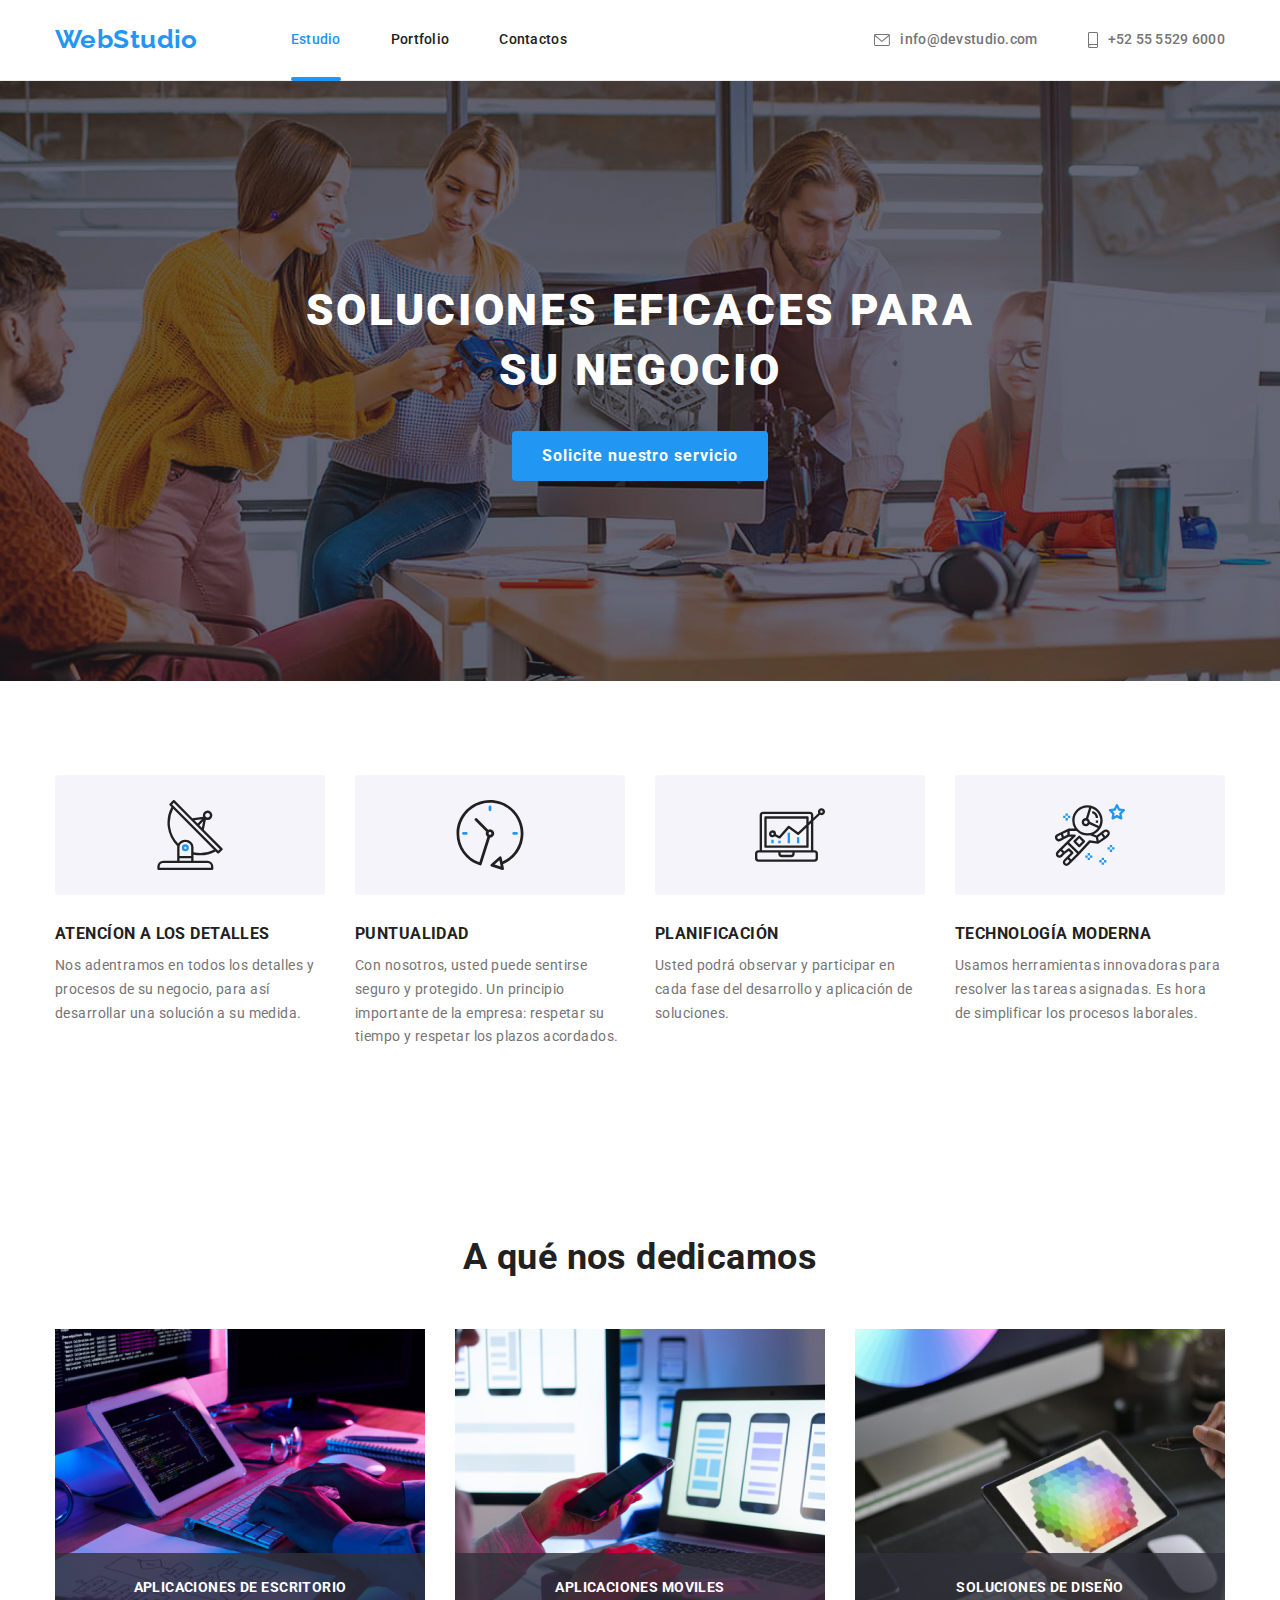
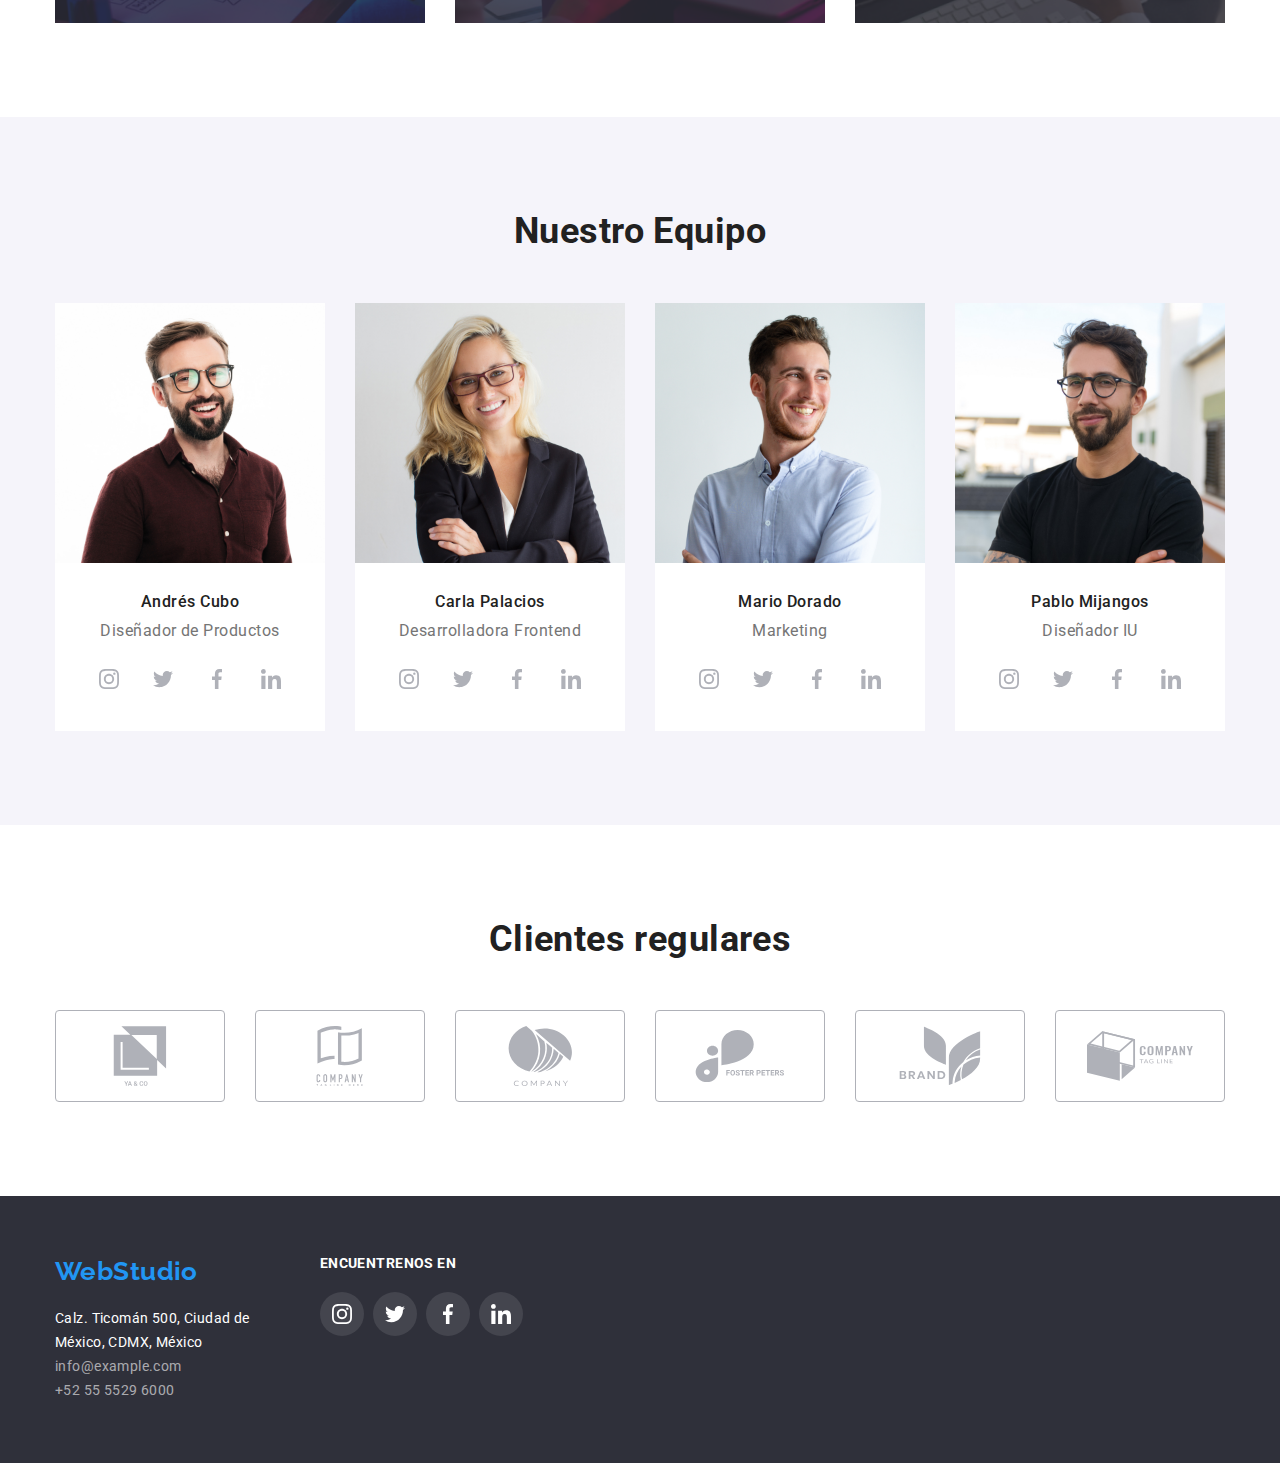
<file: index.html>
<!DOCTYPE html>
<html lang="es">
  <head>
    <link
      rel="stylesheet"
      href="https://cdnjs.cloudflare.com/ajax/libs/modern-normalize/1.1.0/modern-normalize.min.css"
    />
    <meta charset="UTF-8" />
    <meta http-equiv="X-UA-Compatible" content="IE=edge" />
    <meta name="viewport" content="width=device-width, initial-scale=1.0" />
    <title>Document</title>
    <link rel="preconnect" href="https://fonts.gstatic.com" />
    <link
      href="https://fonts.googleapis.com/css2?family=Raleway:wght@700&family=Roboto:wght@400;500;700;900&display=swap"
      rel="stylesheet"
    />
    <link rel="stylesheet" href="./css/styles.css" />
  </head>

  <body>
    <header class="header">
      <div class="container header-container">
        <nav class="navigation">
          <a href="index.html" class="logo-header link">WebStudio</a>
          <ul class="list header-list">
            <li class="int-space">
              <a class="site-nav current link" href="index.html">Estudio</a>
            </li>
            <li class="int-space"><a class="site-nav link" href="portfolio.html">Portfolio</a></li>
            <li class="int-space"><a class="site-nav link" href="#">Contactos</a></li>
          </ul>
        </nav>
        <ul class="list header-list">
          <li class="int-space">
            <a href="mailto:info@devstudio.com" class="contact-links link">
              <svg class="contacts-icon" width="16" height="12">
                <use href="./images/icons.svg#mail"></use>
              </svg>
              info@devstudio.com</a
            >
          </li>
          <li class="int-space">
            <a class="contact-links link" href="tel:525555296000">
              <svg class="contacts-icon" width="10" height="16">
                <use href="./images/icons.svg#smartphone"></use>
              </svg>
              +52 55 5529 6000</a
            >
          </li>
        </ul>
      </div>
    </header>
    <main>
      <section class="hero">
        <div class="hero-section">
          <h1 class="hero-title">Soluciones eficaces para su negocio</h1>
          <button data-modal-open type="button" class="buttons">Solicite nuestro servicio</button>
        </div>
      </section>
      <section class="section">
        <!--<h2>Nuestras ventajas</h2>-->
        <div class="container">
          <ul class="advantages-title list">
            <li class="advantages-item">
              <div class="advantages-icon">
                <svg width="70" height="70">
                  <use href="./images/icons.svg#antenna"></use>
                </svg>
              </div>
              <h3 class="advantages">Atencíon a los detalles</h3>
              <p class="advantages-description">
                Nos adentramos en todos los detalles y procesos de su negocio, para así desarrollar
                una solución a su medida.
              </p>
            </li>
            <li class="advantages-item">
              <div class="advantages-icon">
                <svg width="70" height="70">
                  <use href="./images/icons.svg#clock"></use>
                </svg>
              </div>
              <h3 class="advantages">Puntualidad</h3>
              <p class="advantages-description">
                Con nosotros, usted puede sentirse seguro y protegido. Un principio importante de la
                empresa: respetar su tiempo y respetar los plazos acordados.
              </p>
            </li>
            <li class="advantages-item">
              <div class="advantages-icon">
                <svg width="70" height="70">
                  <use href="./images/icons.svg#diagram"></use>
                </svg>
              </div>
              <h3 class="advantages">Planificación</h3>
              <p class="advantages-description">
                Usted podrá observar y participar en cada fase del desarrollo y aplicación de
                soluciones.
              </p>
            </li>
            <li class="advantages-item">
              <div class="advantages-icon">
                <svg width="70" height="70">
                  <use href="./images/icons.svg#astronaut"></use>
                </svg>
              </div>
              <h3 class="advantages">Technología moderna</h3>
              <p class="advantages-description">
                Usamos herramientas innovadoras para resolver las tareas asignadas. Es hora de
                simplificar los procesos laborales.
              </p>
            </li>
          </ul>
        </div>
      </section>
      <section class="activity section">
        <div class="container">
          <h2 class="subtitle">A qué nos dedicamos</h2>
          <ul class="sub-img list">
            <li class="sub-img-item">
              <div class="sub-wrapper">
                <img src="./images/code.jpg" alt="Coding " width="370" height="294" />
                <h3 class="sub-activity-title">Aplicaciones de escritorio</h3>
              </div>
            </li>
            <li class="sub-img-item">
              <div class="sub-wrapper">
                <img src="./images/app.jpg" alt="Web desarrollo" width="370" height="294" />
                <h3 class="sub-activity-title">Aplicaciones moviles</h3>
              </div>
            </li>
            <li class="sub-img-item">
              <div class="sub-wrapper">
                <img src="./images/design.jpg" alt="diseño web" width="370" height="294" />
                <h3 class="sub-activity-title">Soluciones de diseño</h3>
              </div>
            </li>
          </ul>
        </div>
      </section>
      <section class="team section">
        <div class="container">
          <h2 class="subtitle">Nuestro Equipo</h2>
          <ul class="team-list list">
            <li class="team-list-item">
              <img src="./images/igordem.jpg" alt="Andrés Cubo" width="270" height="260" />
              <div class="staff">
                <h3 class="names">Andrés Cubo</h3>
                <p class="position">Diseñador de Productos</p>
                <ul class="social-item list">
                  <li class="social-links">
                    <a
                      href="#"
                      rel="noopener noreferrer nofollow"
                      target="_blank"
                      class="social-icons"
                    >
                      <svg width="20" height="20">
                        <use href="./images/icons.svg#instagram"></use>
                      </svg>
                    </a>
                  </li>
                  <li class="social-links">
                    <a
                      href="#"
                      rel="noopener noreferrer nofollow"
                      target="_blank"
                      class="social-icons"
                    >
                      <svg width="20" height="20">
                        <use href="./images/icons.svg#twitter"></use>
                      </svg>
                    </a>
                  </li>
                  <li class="social-links">
                    <a
                      href="#"
                      rel="noopener noreferrer nofollow"
                      target="_blank"
                      class="social-icons"
                    >
                      <svg width="20" height="20">
                        <use href="./images/icons.svg#facebook"></use>
                      </svg>
                    </a>
                  </li>
                  <li class="social-links">
                    <a
                      href="#"
                      rel="noopener noreferrer nofollow"
                      target="_blank"
                      class="social-icons"
                    >
                      <svg width="20" height="20">
                        <use href="./images/icons.svg#linkedin"></use>
                      </svg>
                    </a>
                  </li>
                </ul>
              </div>
            </li>
            <li class="team-list-item">
              <img src="./images/olharep.jpg" alt="Carla Palacios" width="270" height="260" />
              <div class="staff">
                <h3 class="names">Carla Palacios</h3>
                <p class="position">Desarrolladora Frontend</p>
                <ul class="social-item list">
                  <li class="social-links">
                    <a
                      href="#"
                      rel="noopener noreferrer nofollow"
                      target="_blank"
                      class="social-icons"
                    >
                      <svg width="20" height="20">
                        <use href="./images/icons.svg#instagram"></use>
                      </svg>
                    </a>
                  </li>
                  <li class="social-links">
                    <a
                      href="#"
                      rel="noopener noreferrer nofollow"
                      target="_blank"
                      class="social-icons"
                    >
                      <svg width="20" height="20">
                        <use href="./images/icons.svg#twitter"></use>
                      </svg>
                    </a>
                  </li>
                  <li class="social-links">
                    <a
                      href="#"
                      rel="noopener noreferrer nofollow"
                      target="_blank"
                      class="social-icons"
                    >
                      <svg width="20" height="20">
                        <use href="./images/icons.svg#facebook"></use>
                      </svg>
                    </a>
                  </li>
                  <li class="social-links">
                    <a
                      href="#"
                      rel="noopener noreferrer nofollow"
                      target="_blank"
                      class="social-icons"
                    >
                      <svg width="20" height="20">
                        <use href="./images/icons.svg#linkedin"></use>
                      </svg>
                    </a>
                  </li>
                </ul>
              </div>
            </li>
            <li class="team-list-item">
              <img src="./images/nikolaytar.jpg" alt="Mario Dorado" width="270" height="260" />
              <div class="staff">
                <h3 class="names">Mario Dorado</h3>
                <p class="position">Marketing</p>
                <ul class="social-item list">
                  <li class="social-links">
                    <a
                      href="#"
                      rel="noopener noreferrer nofollow"
                      target="_blank"
                      class="social-icons"
                    >
                      <svg width="20" height="20">
                        <use href="./images/icons.svg#instagram"></use>
                      </svg>
                    </a>
                  </li>
                  <li class="social-links">
                    <a
                      href="#"
                      rel="noopener noreferrer nofollow"
                      target="_blank"
                      class="social-icons"
                    >
                      <svg width="20" height="20">
                        <use href="./images/icons.svg#twitter"></use>
                      </svg>
                    </a>
                  </li>
                  <li class="social-links">
                    <a
                      href="#"
                      rel="noopener noreferrer nofollow"
                      target="_blank"
                      class="social-icons"
                    >
                      <svg width="20" height="20">
                        <use href="./images/icons.svg#facebook"></use>
                      </svg>
                    </a>
                  </li>
                  <li class="social-links">
                    <a
                      href="#"
                      rel="noopener noreferrer nofollow"
                      target="_blank"
                      class="social-icons"
                    >
                      <svg width="20" height="20">
                        <use href="./images/icons.svg#linkedin"></use>
                      </svg>
                    </a>
                  </li>
                </ul>
              </div>
            </li>
            <li class="team-list-item">
              <img src="./images/mihailyarm.jpg" alt="Pablo Mijangos" width="270" height="260" />
              <div class="staff">
                <h3 class="names">Pablo Mijangos</h3>
                <p class="position">Diseñador IU</p>
                <ul class="social-item list">
                  <li class="social-links">
                    <a
                      href="#"
                      rel="noopener noreferrer nofollow"
                      target="_blank"
                      class="social-icons"
                    >
                      <svg width="20" height="20">
                        <use href="./images/icons.svg#instagram"></use>
                      </svg>
                    </a>
                  </li>
                  <li class="social-links">
                    <a
                      href="#"
                      rel="noopener noreferrer nofollow"
                      target="_blank"
                      class="social-icons"
                    >
                      <svg width="20" height="20">
                        <use href="./images/icons.svg#twitter"></use>
                      </svg>
                    </a>
                  </li>
                  <li class="social-links">
                    <a
                      href="#"
                      rel="noopener noreferrer nofollow"
                      target="_blank"
                      class="social-icons"
                    >
                      <svg width="20" height="20">
                        <use href="./images/icons.svg#facebook"></use>
                      </svg>
                    </a>
                  </li>
                  <li class="social-links">
                    <a
                      href="#"
                      rel="noopener noreferrer nofollow"
                      target="_blank"
                      class="social-icons"
                    >
                      <svg width="20" height="20">
                        <use href="./images/icons.svg#linkedin"></use>
                      </svg>
                    </a>
                  </li>
                </ul>
              </div>
            </li>
          </ul>
        </div>
      </section>
      <section class="section">
        <div class="container">
          <h2 class="subtitle">Clientes regulares</h2>
          <ul class="clients-list list">
            <li class="clients-list-item">
              <a
                href="#"
                rel="noopener noreferrer nofollow"
                target="_blank"
                class="clients-list-link"
                ><svg width="106" height="60" class="clients-list-icon">
                  <use href="./images/icons.svg#yaco"></use>
                </svg>
              </a>
            </li>
            <li class="clients-list-item">
              <a
                href="#"
                rel="noopener noreferrer nofollow"
                target="_blank"
                class="clients-list-link"
                ><svg width="106" height="60" class="clients-list-icon">
                  <use href="./images/icons.svg#comp-tagline-here"></use>
                </svg>
              </a>
            </li>
            <li class="clients-list-item">
              <a
                href="#"
                rel="noopener noreferrer nofollow"
                target="_blank"
                class="clients-list-link"
                ><svg width="106" height="60" class="clients-list-icon">
                  <use href="./images/icons.svg#comp"></use>
                </svg>
              </a>
            </li>
            <li class="clients-list-item">
              <a
                href="#"
                rel="noopener noreferrer nofollow"
                target="_blank"
                class="clients-list-link"
              >
                <svg width="106" height="60" class="clients-list-icon">
                  <use href="./images/icons.svg#foster-peters"></use>
                </svg>
              </a>
            </li>
            <li class="clients-list-item">
              <a
                href="#"
                rel="noopener noreferrer nofollow"
                target="_blank"
                class="clients-list-link"
                ><svg width="106" height="60" class="clients-list-icon">
                  <use href="./images/icons.svg#brand"></use>
                </svg>
              </a>
            </li>
            <li class="clients-list-item">
              <a
                href="#"
                rel="noopener noreferrer nofollow"
                target="_blank"
                class="clients-list-link"
                ><svg width="106" height="60" class="clients-list-icon">
                  <use href="./images/icons.svg#comp-tagline"></use>
                </svg>
              </a>
            </li>
          </ul>
        </div>
      </section>
    </main>
    <footer class="footer">
      <div class="container footer-container">
        <div class="footer-adress">
          <a class="logo-footer link" href="index.html"> WebStudio</a>

          <ul class="list">
            <li class="footer-list">
              <a
                class="address link"
                href="enlace google map"
                target="_blank"
                rel="noopener noreferrer"
                >Calz. Ticomán 500, Ciudad de
                <span class="address-details"> México, CDMX, México</span>
              </a>
            </li>
            <li class="contact-item footer-list">
              <a class="contact-footer link" href="mailto:info@example.com">info@example.com</a>
            </li>
            <li class="contact-item footer-list">
              <a class="contact-footer link" href="tel:525555296000">+52 55 5529 6000</a>
            </li>
          </ul>
        </div>

        <div class="footer-social-links">
          <h2 class="footer-title">ENCUENTRENOS EN</h2>
          <ul class="footer-list-item list">
            <li class="footer-links">
              <a href="#" class="footer-icons">
                <svg width="20" height="20">
                  <use href="./images/icons.svg#instagram"></use>
                </svg>
              </a>
            </li>
            <li class="footer-links">
              <a href="#" class="footer-icons">
                <svg width="20" height="20">
                  <use href="./images/icons.svg#twitter"></use>
                </svg>
              </a>
            </li>
            <li class="footer-links">
              <a href="#" class="footer-icons">
                <svg width="20" height="20">
                  <use href="./images/icons.svg#facebook"></use>
                </svg>
              </a>
            </li>
            <li class="footer-links">
              <a href="#" class="footer-icons">
                <svg width="20" height="20">
                  <use href="./images/icons.svg#linkedin"></use>
                </svg>
              </a>
            </li>
          </ul>
        </div>
      </div>
    </footer>
    <div class="backdrop is-hidden" data-modal>
      <div class="modal">
        <button type="button" data-modal-close class="close-btn">
          <svg width="11" height="11">
            <use href="./images/icons.svg#close"></use>
          </svg>
        </button>
      </div>
    </div>
    <script src="./js/modal.js"></script>
  </body>
</html>
</file>
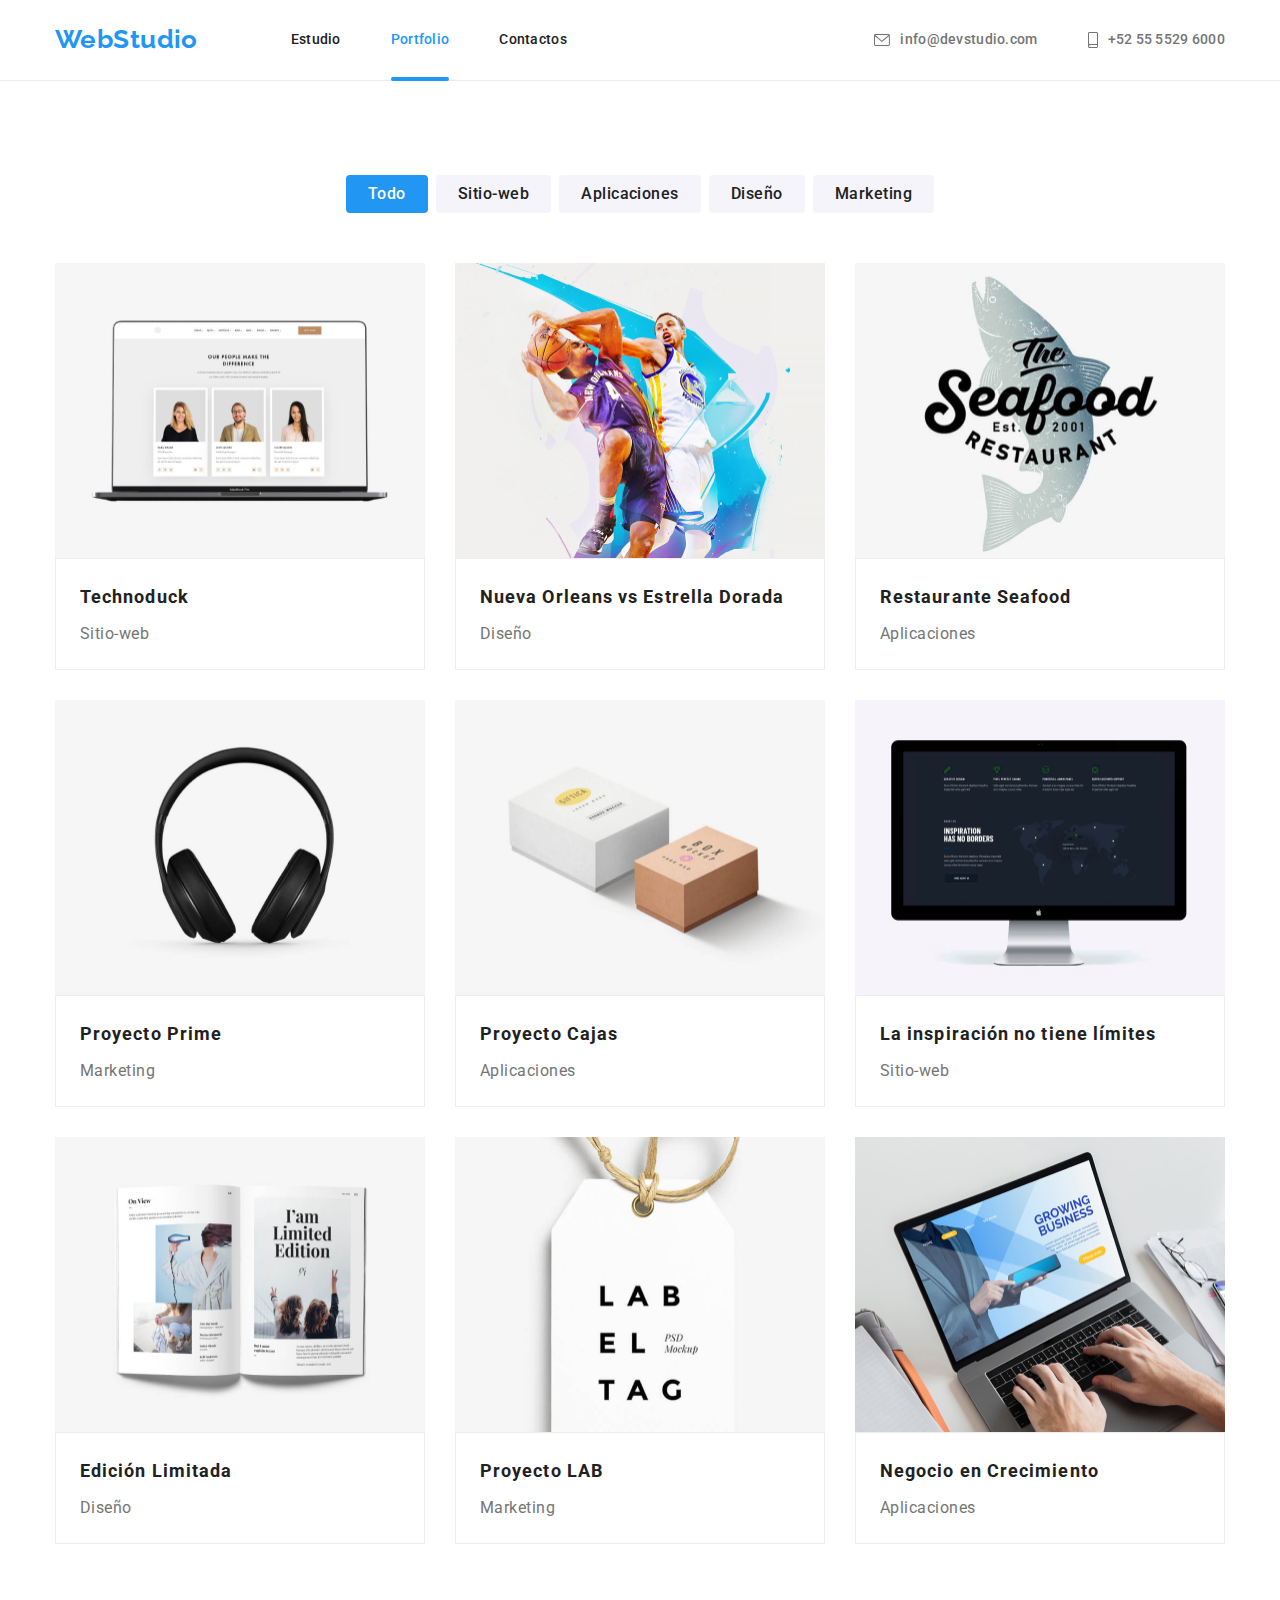
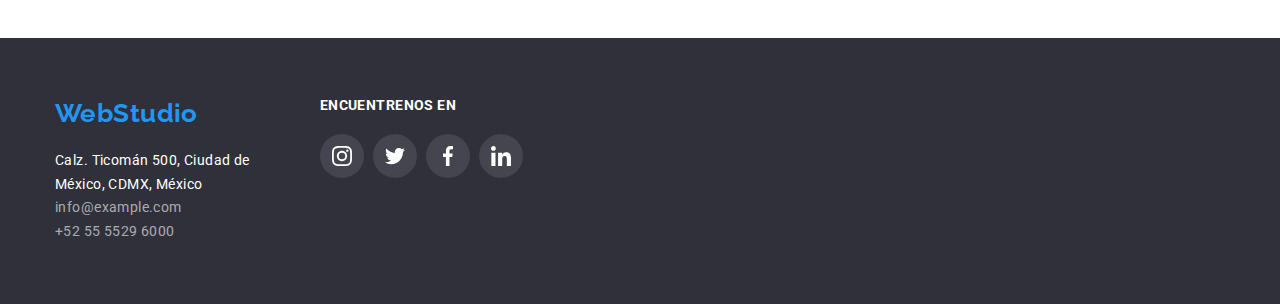
<file: portfolio.html>
<!DOCTYPE html>
<html lang="es">
  <head>
    <link
      rel="stylesheet"
      href="https://cdnjs.cloudflare.com/ajax/libs/modern-normalize/1.1.0/modern-normalize.min.css"
    />
    <meta charset="UTF-8" />
    <meta http-equiv="X-UA-Compatible" content="IE=edge" />
    <meta name="viewport" content="width=device-width, initial-scale=1.0" />
    <title>Document</title>
    <link rel="preconnect" href="https://fonts.gstatic.com" />
    <link
      href="https://fonts.googleapis.com/css2?family=Raleway:wght@700&family=Roboto:wght@400;500;700;900&display=swap"
      rel="stylesheet"
    />
    <link rel="stylesheet" href="./css/styles.css" />
  </head>

  <body>
    <header class="header">
      <div class="container header-container">
        <nav class="navigation">
          <a href="index.html" class="logo-header link">WebStudio</a>
          <ul class="list header-list">
            <li class="int-space">
              <a class="site-nav link" href="index.html">Estudio</a>
            </li>
            <li class="int-space">
              <a class="site-nav current link" href="portfolio.html">Portfolio</a>
            </li>
            <li class="int-space"><a class="site-nav link" href="#">Contactos</a></li>
          </ul>
        </nav>
        <ul class="list header-list">
          <li class="int-space">
            <a href="mailto:info@devstudio.com" class="contact-links link">
              <svg class="contacts-icon" width="16" height="12">
                <use href="./images/icons.svg#mail"></use>
              </svg>
              info@devstudio.com</a
            >
          </li>
          <li class="int-space">
            <a class="contact-links link" href="tel:525555296000">
              <svg class="contacts-icon" width="10" height="16">
                <use href="./images/icons.svg#smartphone"></use>
              </svg>
              +52 55 5529 6000</a
            >
          </li>
        </ul>
      </div>
    </header>
    <main>
      <section class="section filter">
        <!-- <h1>Filtros</h1>-->
        <div class="container">
          <ul class="filter-list">
            <li class="filter-items list">
              <button type="button" class="filter-buttoms filter-current">Todo</button>
            </li>
            <li class="filter-items list">
              <button type="button" class="filter-buttoms">Sitio-web</button>
            </li>
            <li class="filter-items list">
              <button type="button" class="filter-buttoms">Aplicaciones</button>
            </li>
            <li class="filter-items list">
              <button type="button" class="filter-buttoms">Diseño</button>
            </li>
            <li class="filter-items list">
              <button type="button" class="filter-buttoms">Marketing</button>
            </li>
          </ul>
          <!-- <h2>Portfolio</h2>-->
          <ul class="portfolio">
            <li class="portfolio-item list">
              <a href="#" class="link portfolio-links">
                <div class="portfolio-wrapper">
                <img src="./images/web.jpg" alt="Pagina principal" width="370" height="295" />
                <p class="overlay">
                  Tecnoduck es una plataforma de distribución de coronavirus de última generación. Las compañías usan esta plataforma para el espionaje digital y los ataques a los servidores seguros de la competencia.
                </p>
              </div>
                <div class="project">
                  <h3 class="portfolio-title">Technoduck</h3>
                  <p class="portfolio-type">Sitio-web</p>
                </div></a
              >
            </li>
            <li class="portfolio-item list">
              <a href="#" class="link portfolio-links">
                <div class="portfolio-wrapper">
                  <img src="./images/designs.jpg" alt="Baloncesto" width="370" height="295" />
                <p class="overlay">
                  Tecnoduck es una plataforma de distribución de coronavirus de última generación. Las compañías usan esta plataforma para el espionaje digital y los ataques a los servidores seguros de la competencia.
                </p>
              </div>
                <div class="project">
                  <h3 class="portfolio-title">Nueva Orleans vs Estrella Dorada</h3>
                  <p class="portfolio-type">Diseño</p>
                </div></a
              >
            </li>

            <li class="portfolio-item list">
              <a href="#" class="link portfolio-links"
                ><div class="portfolio-wrapper">

               <img
                  src="./images/application.jpg"
                  alt="Restaurante Seafood"
                  width="370"
                  height="295"
                />
                <p class="overlay">
                  Tecnoduck es una plataforma de distribución de coronavirus de última generación. Las compañías usan esta plataforma para el espionaje digital y los ataques a los servidores seguros de la competencia.
                </p>
              </div>
                <div class="project">
                  <h3 class="portfolio-title">Restaurante Seafood</h3>
                  <p class="portfolio-type">Aplicaciones</p>
                </div>
              </a>
            </li>
            <li class="portfolio-item list">
              <a href="#" class="link portfolio-links"
                >
                <div class="portfolio-wrapper">

                <img src="./images/marketing.jpg" alt="Auriculares" width="370" height="295" />
                <p class="overlay">
                  Tecnoduck es una plataforma de distribución de coronavirus de última generación. Las compañías usan esta plataforma para el espionaje digital y los ataques a los servidores seguros de la competencia.
                </p>
              </div>
                <div class="project">
                  <h3 class="portfolio-title">Proyecto Prime</h3>
                  <p class="portfolio-type">Marketing</p>
                </div>
              </a>
            </li>
            <li class="portfolio-item list">
              <a href="#" class="link portfolio-links"
                ><div class="portfolio-wrapper">
                  <img src="./images/boxes.jpg" alt="Dos cajas" width="370" height="295" />
                <p class="overlay">
                  Tecnoduck es una plataforma de distribución de coronavirus de última generación. Las compañías usan esta plataforma para el espionaje digital y los ataques a los servidores seguros de la competencia.
                </p>
              </div>
                <div class="project">
                  <h3 class="portfolio-title">Proyecto Cajas</h3>
                  <p class="portfolio-type">Aplicaciones</p>
                </div>
              </a>
            </li>
            <li class="portfolio-item list">
              
              <a href="#" class="link portfolio-links">
                <div class="portfolio-wrapper">

                <img src="./images/screen.jpg" alt="Computadora" width="370" height="295" />
                <p class="overlay">
                  Tecnoduck es una plataforma de distribución de coronavirus de última generación. Las compañías usan esta plataforma para el espionaje digital y los ataques a los servidores seguros de la competencia.
                </p>
              </div>
                <div class="project">
                  <h3 class="portfolio-title">La inspiración no tiene límites</h3>
                  <p class="portfolio-type">Sitio-web</p>
                </div>
              </a>
            </li>
            <li class="portfolio-item list">
              <a href="#" class="link portfolio-links"
                >
                <div class="portfolio-wrapper">

                <img src="./images/magazine.jpg" alt="Entrevista" width="370" height="295" />
                <p class="overlay">
                  Tecnoduck es una plataforma de distribución de coronavirus de última generación. Las compañías usan esta plataforma para el espionaje digital y los ataques a los servidores seguros de la competencia.
                </p>
              </div>
                </a>
                <div class="project">
                  <h3 class="portfolio-title">Edición Limitada</h3>
                  <p class="portfolio-type">Diseño</p>
                </div></a
              >
            </li>
            <li class="portfolio-item list">
              <a href="#" class="link portfolio-links"
                >
                <div class="portfolio-wrapper">
                <img src="./images/labeltag.jpg" alt="Proyecto Lab" width="370" height="295" />
                <p class="overlay">
                  Tecnoduck es una plataforma de distribución de coronavirus de última generación. Las compañías usan esta plataforma para el espionaje digital y los ataques a los servidores seguros de la competencia.
                </p>
              </div>
                <div class="project">
                  <h3 class="portfolio-title">Proyecto LAB</h3>
                  <p class="portfolio-type">Marketing</p>
                </div></a
              >
            </li>

            <li class="portfolio-item list">
              <a href="#" class="link portfolio-links"
                >
                <div class="portfolio-wrapper">

                <img src="./images/laptop.jpg" alt="Portatil" width="370" height="295" />
                <p class="overlay">
                  Tecnoduck es una plataforma de distribución de coronavirus de última generación. Las compañías usan esta plataforma para el espionaje digital y los ataques a los servidores seguros de la competencia.
                </p>
              </div>
              <div class="project">
                  <h3 class="portfolio-title">Negocio en Crecimiento</h3>
                  <p class="portfolio-type">Aplicaciones</p>
                </div></a
              >
            </li>
          </ul>
        </div>
      </section>
    </main>
    <footer class="footer">
      <div class="container footer-container">
        <div class="footer-adress">
          <a class="logo-footer link" href="index.html"> WebStudio</a>

          <ul class="list">
            <li class="footer-list">
              <a
                class="address link"
                href="enlace google map"
                target="_blank"
                rel="noopener noreferrer"
                >Calz. Ticomán 500, Ciudad de
                <span class="address-details"> México, CDMX, México</span>
              </a>
            </li>
            <li class="contact-item footer-list">
              <a class="contact-footer link" href="mailto:info@example.com">info@example.com</a>
            </li>
            <li class="contact-item footer-list">
              <a class="contact-footer link" href="tel:525555296000">+52 55 5529 6000</a>
            </li>
          </ul>
        </div>

        <div class="footer-social-links">
          <h2 class="footer-title">ENCUENTRENOS EN</h2>
          <ul class="footer-list-item list">
            <li class="footer-links">
              <a href="#" class="footer-icons">
                <svg width="20" height="20">
                  <use href="./images/icons.svg#instagram"></use>
                </svg>
              </a>
            </li>
            <li class="footer-links">
              <a href="#" class="footer-icons">
                <svg width="20" height="20">
                  <use href="./images/icons.svg#twitter"></use>
                </svg>
              </a>
            </li>
            <li class="footer-links">
              <a href="#" class="footer-icons">
                <svg width="20" height="20">
                  <use href="./images/icons.svg#facebook"></use>
                </svg>
              </a>
            </li>
            <li class="footer-links">
              <a href="#" class="footer-icons">
                <svg width="20" height="20">
                  <use href="./images/icons.svg#linkedin"></use>
                </svg>
              </a>
            </li>
          </ul>
        </div>
      </div>
    </footer>
  </body>
</html>
</file>
<file: css/styles.css>
:root {
  --main-font: 'Roboto', sans-serif;
  --secondary-font: 'Raleway', sans-serif;
  --accent-color: #2196f3;
  --basic-color: #ffffff;
  --text-color: #000000;
  --title-color: #212121;
  --text-color: #757575;
  --bg-color-dark: #2f303a;
  --bc-color-light: #f5f4fa;
}

h1,
h2,
h3,
h4,
h5,
h6,
p {
  margin-top: 0;
  margin-bottom: 0;
}

ul,
ol {
  padding-left: 0;
  margin-top: 0;
  margin-bottom: 0;
}

img {
  display: block;
}
.section {
  padding-top: 94px;
  padding-bottom: 94px;
}

.list {
  list-style: none;
}

.link {
  text-decoration: none;
}

body {
  font-family: var(--main-font);
  font-size: 14px;
  letter-spacing: 0.03em;
  color: var(--text-color);
  background-color: var(--basic-color);
}

.container {
  margin: 0 auto;
  width: 1200px;
  padding-left: 15px;
  padding-right: 15px;
}

/*===========header================*/

.header {
  border-bottom: 1px solid #ececec;
  /* NO USAMOS HEIGHT FIJO, o ponemos padding top y bottom para header o Mejor padding para los enlaces   */
  /* padding-top: 32px;
  padding-bottom: 32px; */
}
.header-container {
  display: flex;
  align-items: center;
}
.navigation,
.header-list {
  display: flex;
  align-items: center;
}

.header-list {
  margin-left: auto;
}

.int-space:not(:last-child) {
  margin-right: 50px;
}
.logo-header {
  font-family: var(--secondary-font);
  font-weight: 700;
  font-size: 26px;
  line-height: 1.19;
  color: var(--accent-color);

  margin-right: 93px;
  padding-top: 24px;
  padding-bottom: 25px;
}

.site-nav {
  font-family: var(--main-font);
  font-weight: 500;
  line-height: 1.14;
  letter-spacing: 0.02em;
  color: var(--title-color);
  display: inline-block;
  padding-top: 32px;
  padding-bottom: 32px;
  position: relative;
  transition: color 250ms cubic-bezier(0.4, 0, 0.2, 1);
}

.site-nav:hover,
.site-nav:focus {
  color: var(--accent-color);
}
.current {
  color: var(--accent-color);
}

.current::after {
  position: absolute;
  content: '';
  display: block;
  width: 100%;
  height: 4px;
  background-color: var(--accent-color);
  border-radius: 2px;
  bottom: -1px;
}

.contact-links {
  display: flex;
  align-items: center;
  font-weight: 500;
  line-height: 1.14;
  letter-spacing: 0.02em;
  color: var(--text-color);
  margin-left: auto;
  padding-top: 32px;
  padding-bottom: 32px;
  transition: color 250ms cubic-bezier(0.4, 0, 0.2, 1);
}
.contacts-icon {
  fill: var(--text-color);
  margin-right: 10px;
}

.list .contact-links:hover,
.list .contact-links:focus {
  color: var(--title-color);
  color: var(--accent-color);
}

.contact-links:hover .contacts-icon,
.contact-links:focus .contacts-icon {
  fill: var(--accent-color);
}

/*=============main===============*/

.hero {
  background-color: var(--bg-color-dark);
  text-align: center;
  margin-left: auto;
  margin-right: auto;
  max-width: 1600px;
  min-height: 600px;
  background-repeat: no-repeat;
  background-position: center;
  background-image: linear-gradient(to right, rgba(47, 48, 58, 0.4), rgba(47, 48, 58, 0.4)),
    url('../images/herobg.jpg');
}

.hero-section {
  margin-left: auto;
  margin-right: auto;
  width: 696px;
  padding-top: 200px;
  padding-bottom: 200px;
  text-align: center;
}

.hero-title {
  color: var(--basic-color);
  font-weight: 900;
  font-size: 44px;
  line-height: 1.36;
  text-align: center;
  letter-spacing: 0.06em;
  text-transform: uppercase;
  margin-top: 0px;
  margin-bottom: 30px;
}

.buttons {
  font-family: var(--main-font);
  background-color: var(--accent-color);
  color: var(--basic-color);
  align-items: center;
  text-align: center;
  font-weight: 700;
  font-size: 16px;
  line-height: 1.88;
  letter-spacing: 0.06em;
  cursor: pointer;
  padding-top: 10px;
  padding-right: 30px;
  padding-bottom: 10px;
  padding-left: 30px;
  display: inline-block;
  border-radius: 4px;
  border: none;
}

.hero .buttons:hover,
.hero .buttons:active {
  background-color: var(--accent-color);
  color: var(--basic-color);
}

/*=========advantages=================*/

.advantages {
  color: var(--title-color);
  font-weight: 700;
  line-height: 1.14;
  text-transform: uppercase;
  margin-top: 0px;
  margin-bottom: 10px;
}

.advantages-description {
  color: var(--text-color);
  font-weight: 400;
  line-height: 1.71;
  margin-top: 0px;
  margin-bottom: 0px;
}
.advantages-icon {
  display: flex;
  justify-content: center;
  background-color: var(--bc-color-light);
  padding-top: 25px;
  padding-bottom: 25px;
  margin-bottom: 30px;
  border-radius: 4px;
  text-align: center;
}

.advantages-title {
  display: flex;
  flex-wrap: wrap;
  gap: 30px;
}

.advantages-item {
  flex-basis: calc((100% - 90px) / 4);
}

/*==============activity================*/

.subtitle {
  color: var(--title-color);
  font-weight: 700;
  font-size: 36px;
  line-height: 1.16;
  text-align: center;
  margin-bottom: 50px;
  margin-top: 0px;
}
.sub-wrapper {
  position: relative;
}

.sub-activity-title {
  position: absolute;
  content: '';
  width: 370px;
  height: 70px;
  background: rgba(47, 48, 58, 0.8);
  color: var(--basic-color);
  transform: translateY(-100%);
  display: flex;
  justify-content: center;
  align-items: center;
  font-family: var(--main-font);
  font-weight: bold;
  font-size: 14px;
  line-height: 1.14;
  text-align: center;
  letter-spacing: 0.03em;
  text-transform: uppercase;
}
.sub-img {
  display: flex;
  flex-wrap: wrap;
  gap: 30px;
}

.sub-img-item {
  flex-basis: calc((100% - 60px) / 3);
}

/*==============team================*/

.team {
  background-color: var(--bc-color-light);
}
.team-list {
  display: flex;
  flex-wrap: wrap;
  gap: 30px;
}

.team-list-item {
  flex-basis: calc((100% - 90px) / 4);

  background-color: var(--basic-color);
}
.staff {
  display: block;
  padding-top: 30px;
  padding-bottom: 30px;
  padding-left: 32px;
  padding-right: 32px;
}

.names {
  font-weight: 500;
  font-size: 16px;
  line-height: 1.18;
  text-align: center;
  letter-spacing: 0.03em;
  color: var(--title-color);

  margin-bottom: 10px;
}

.position {
  font-weight: normal;
  font-size: 16px;
  line-height: 1.18;
  text-align: center;
  letter-spacing: 0.03em;
  color: var(--text-color);

  margin-bottom: 16px;
}
.social-item {
  display: flex;
  justify-content: space-between;
}

.social-icons {
  display: flex;
  align-items: center;
  justify-content: center;
  width: 44px;
  height: 44px;
  border-radius: 50%;
  background-color: var(--basic-color);
  fill: #afb1b8;
  transition: color 250ms cubic-bezier(0.4, 0, 0.2, 1),
    background-color 250ms cubic-bezier(0.4, 0, 0.2, 1);
}

.social-icons:hover,
.social-icons:focus {
  fill: var(--basic-color);
  background-color: var(--accent-color);
}

/*==================clients=============*/
.clients-list {
  display: flex;
  justify-content: space-between;
}

.clients-list-link {
  display: flex;
  justify-content: center;
  align-items: center;
  width: 170px;
  height: 92px;
  border: 1px solid #afb1b8;
  border-radius: 4px;
  transition: border-color 250ms cubic-bezier(0.4, 0, 0.2, 1);
  fill: #afb1b8;
}
.clients-list-icon {
  transition: color 250ms cubic-bezier(0.4, 0, 0.2, 1), fill 250ms cubic-bezier(0.4, 0, 0.2, 1);
}
.clients-list-link:hover .clients-list-icon,
.clients-list-link:focus .clients-list-icon {
  fill: var(--accent-color);
}

.clients-list-link:hover,
.clients-list-link:focus {
  border-color: var(--accent-color);
  outline: none;
}

/*footer*/

.footer {
  background-color: var(--bg-color-dark);
  padding-top: 60px;
  padding-bottom: 60px;
}
.footer-container {
  display: flex;
}

.footer-adress {
  margin-right: 70px;
}

.logo-footer {
  display: inline-block;
  margin-bottom: 20px;
  font-family: var(--secondary-font);
  font-weight: 700;
  font-size: 26px;
  line-height: 1.19;

  color: var(--accent-color);
}

.address {
  font-style: normal;
  font-weight: normal;

  line-height: 1.71;

  color: var(--basic-color);
}

.address-details {
  display: block;
}

.contact-footer {
  display: block;
  font-weight: normal;

  line-height: 1.71;

  color: rgba(255, 255, 255, 0.6);
  transition: color 250ms cubic-bezier(0.4, 0, 0.2, 1);
}

.contact-footer:hover,
.contact-footer:focus {
  color: var(--accent-color);
}

.footer-links:not(:last-child) {
  margin-right: 9px;
}
.footer-title {
  font-weight: 700;
  font-size: 14px;
  line-height: 1.14;
  letter-spacing: 0.03em;
  text-transform: uppercase;
  margin-top: 0;
  margin-bottom: 20px;
  color: var(--basic-color);
}

.footer-list-item {
  display: flex;
  align-items: center;
}

.footer-icons {
  display: flex;
  align-items: center;
  justify-content: center;
  width: 44px;
  height: 44px;
  border-radius: 50%;
  background-color: rgba(255, 255, 255, 0.1);
  fill: var(--basic-color);
  padding: 12px;
  transition: color 250ms cubic-bezier(0.4, 0, 0.2, 1), fill 250ms cubic-bezier(0.4, 0, 0.2, 1),
    background-color 250ms cubic-bezier(0.4, 0, 0.2, 1);
}

.footer-icons:hover,
.footer-icons:focus {
  fill: var(--basic-color);
  background-color: var(--accent-color);
}
/*portfolio*/
.portfolio-current {
  color: var(--accent-color);
}
.filter-list {
  display: flex;
  justify-content: center;
  margin-bottom: 50px;
}

.filter-items {
  margin-right: 8px;
  margin-left: 0px;
}

.filter-items:last-child {
  margin-right: 0px;
}

.filter-buttoms {
  font-family: inherit;
  font-weight: 500;
  font-size: 16px;
  line-height: 1.62;
  text-align: center;
  letter-spacing: 0.03em;
  color: var(--title-color);
  background-color: var(--bc-color-light);
  cursor: pointer;
  padding-top: 6px;
  padding-right: 22px;
  padding-bottom: 6px;
  padding-left: 22px;
  border-radius: 4px;
  border: none;
  transition: color 250ms cubic-bezier(0.4, 0, 0.2, 1),
    background-color 250ms cubic-bezier(0.4, 0, 0.2, 1),
    box-shadow 250ms cubic-bezier(0.4, 0, 0.2, 1);
}

.filter-buttoms:hover,
.filter-buttoms:focus,
.filter-buttoms:active {
  background-color: var(--accent-color);
  color: var(--basic-color);
}

.filter-current {
  background-color: var(--accent-color);
  color: var(--basic-color);
}

.portfolio {
  display: flex;
  flex-wrap: wrap;
  gap: 30px;
}

.portfolio-item {
  flex-basis: calc((100% - 60px) / 3);
}

.project {
  display: block;
  padding-top: 20px;
  padding-bottom: 20px;
  padding-left: 24px;
  padding-right: 24px;
  border-bottom: 1px solid #eeeeee;
  border-top: 1px solid #eeeeee;
  border-left: 1px solid #eeeeee;
  border-right: 1px solid #eeeeee;
}

.portfolio-title {
  font-weight: bold;
  font-size: 18px;
  line-height: 2;
  letter-spacing: 0.06em;
  color: var(--title-color);
  margin: 0;
  margin-bottom: 4px;
}

.portfolio-type {
  font-size: 16px;
  line-height: 1.87;

  color: var(--text-color);
  margin: 0px;
}

.portfolio-links:hover .overlay,
.portfolio-links:focus .overlay {
  transform: translateY(0%);
}

.portfolio-wrapper {
  position: relative;
  overflow: hidden;
}

.overlay {
  position: absolute;
  top: 0;
  left: 0;
  width: 100%;
  height: 100%;
  background: rgba(33, 150, 243, 0.9);
  color: var(--basic-color);
  overflow: auto;
  transform: translateY(100%);
  transition: transform 250ms cubic-bezier(0.4, 0, 0.2, 1);
  font-style: normal;
  font-weight: normal;
  font-size: 18px;
  line-height: 1.5;
  letter-spacing: 0.03em;
  padding: 63px 24px;
}

.project {
  display: block;
  padding-top: 20px;
  padding-bottom: 20px;
  padding-left: 24px;
  padding-right: 24px;
  border-bottom: 1px solid #eeeeee;
  border-top: 1px solid #eeeeee;
  border-left: 1px solid #eeeeee;
  border-right: 1px solid #eeeeee;
}

.portfolio-title {
  font-weight: bold;
  font-size: 18px;
  line-height: 2;
  letter-spacing: 0.06em;
  color: var(--title-color);
  margin: 0;
  margin-bottom: 4px;
}

.portfolio-type {
  font-size: 16px;
  line-height: 1.87;
  letter-spacing: 0.03em;
  color: var(--text-color);
  margin: 0px;
}

.backdrop {
  position: fixed;
  top: 0;
  left: 0;
  width: 100vw;
  height: 100vh;
  background-color: rgba(0, 0, 0, 0.7);
  opacity: 1;
  visibility: visible;
  pointer-events: auto;
  transition: opacity 250ms cubic-bezier(0.4, 0, 0.2, 1),
    visibility 250ms cubic-bezier(0.4, 0, 0.2, 1);
}

.modal {
  width: 528px;
  height: 580px;
  background-color: #ffffff;
  position: absolute;
  left: 50%;
  top: 50%;
  transform: translate(-50%, -50%);
}

.close-btn {
  position: absolute;
  top: 8px;
  right: 8px;
  padding: 5px;
  width: 30px;
  height: 30px;
  border: 1px solid #0000001a;
  border-radius: 50%;
  background-color: transparent;
  cursor: pointer;
}

.is-hidden {
  opacity: 0;
  visibility: hidden;
  pointer-events: none;
}
</file>
